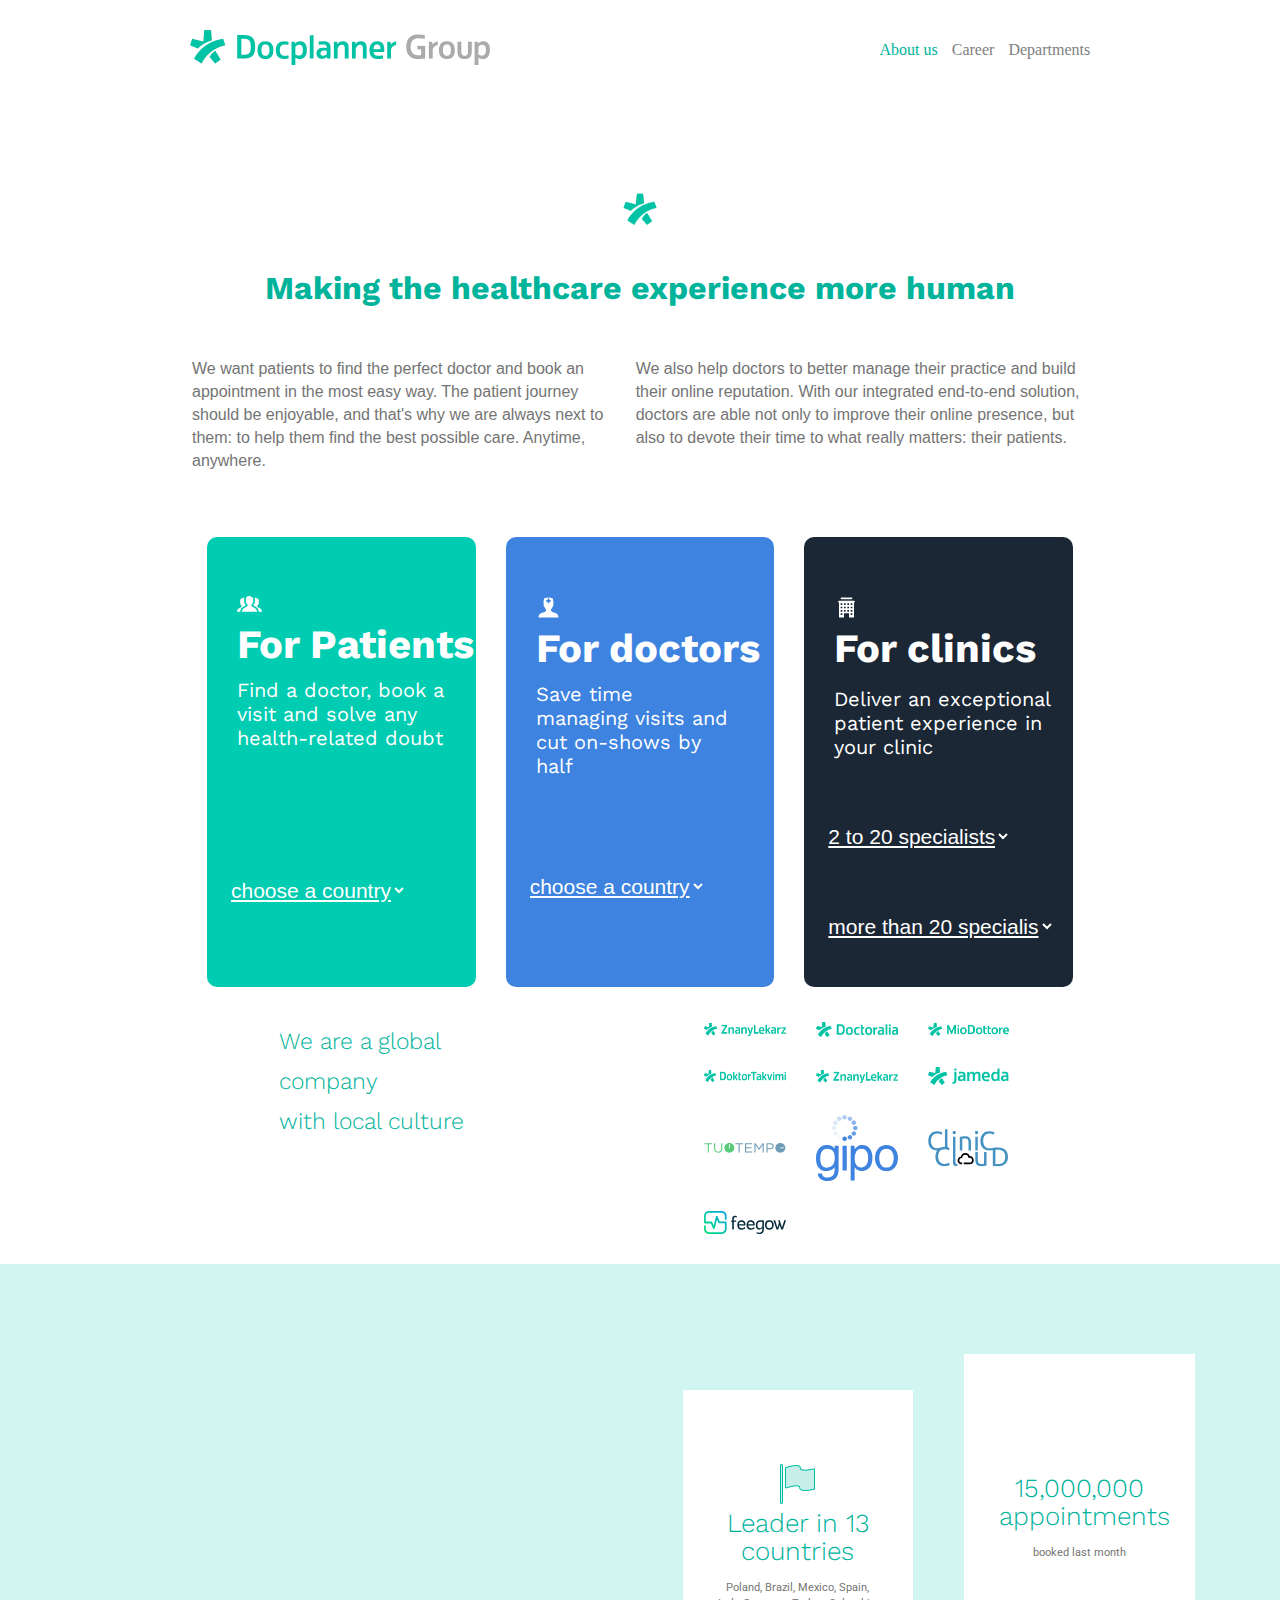
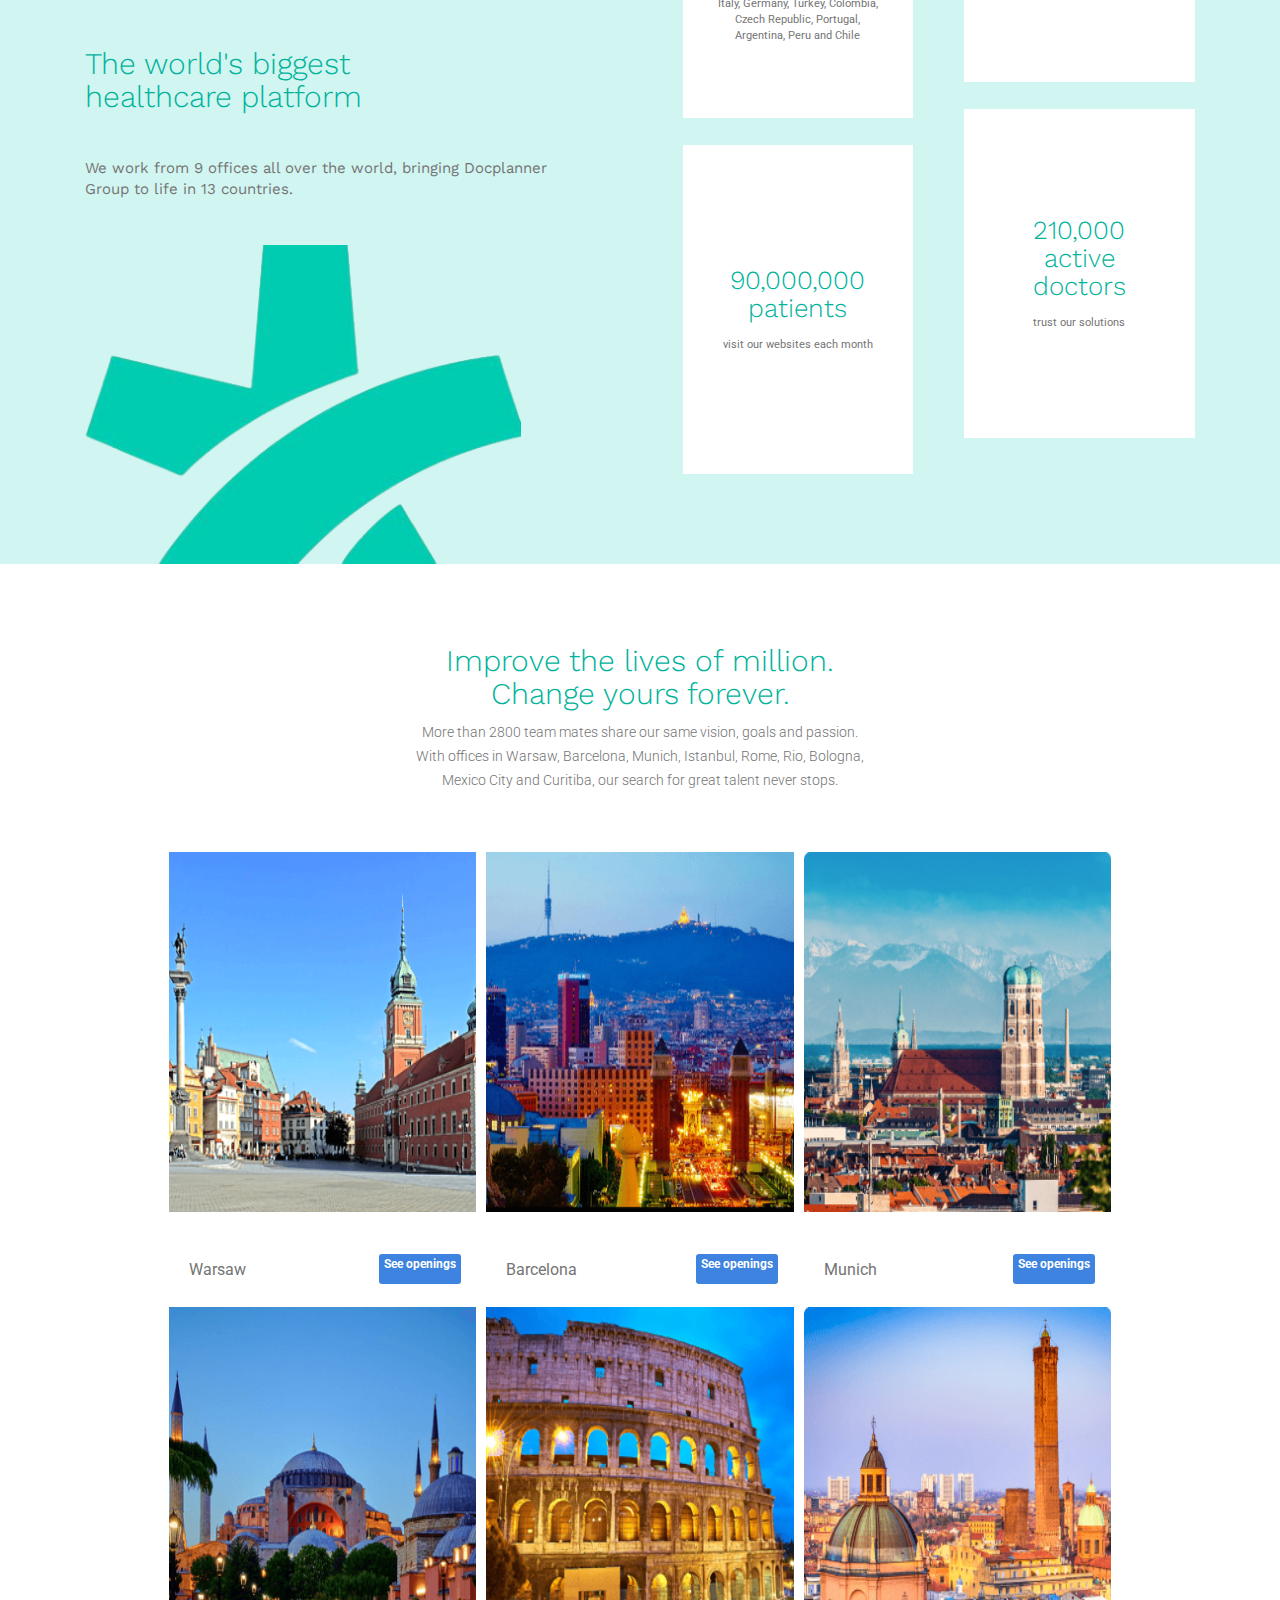
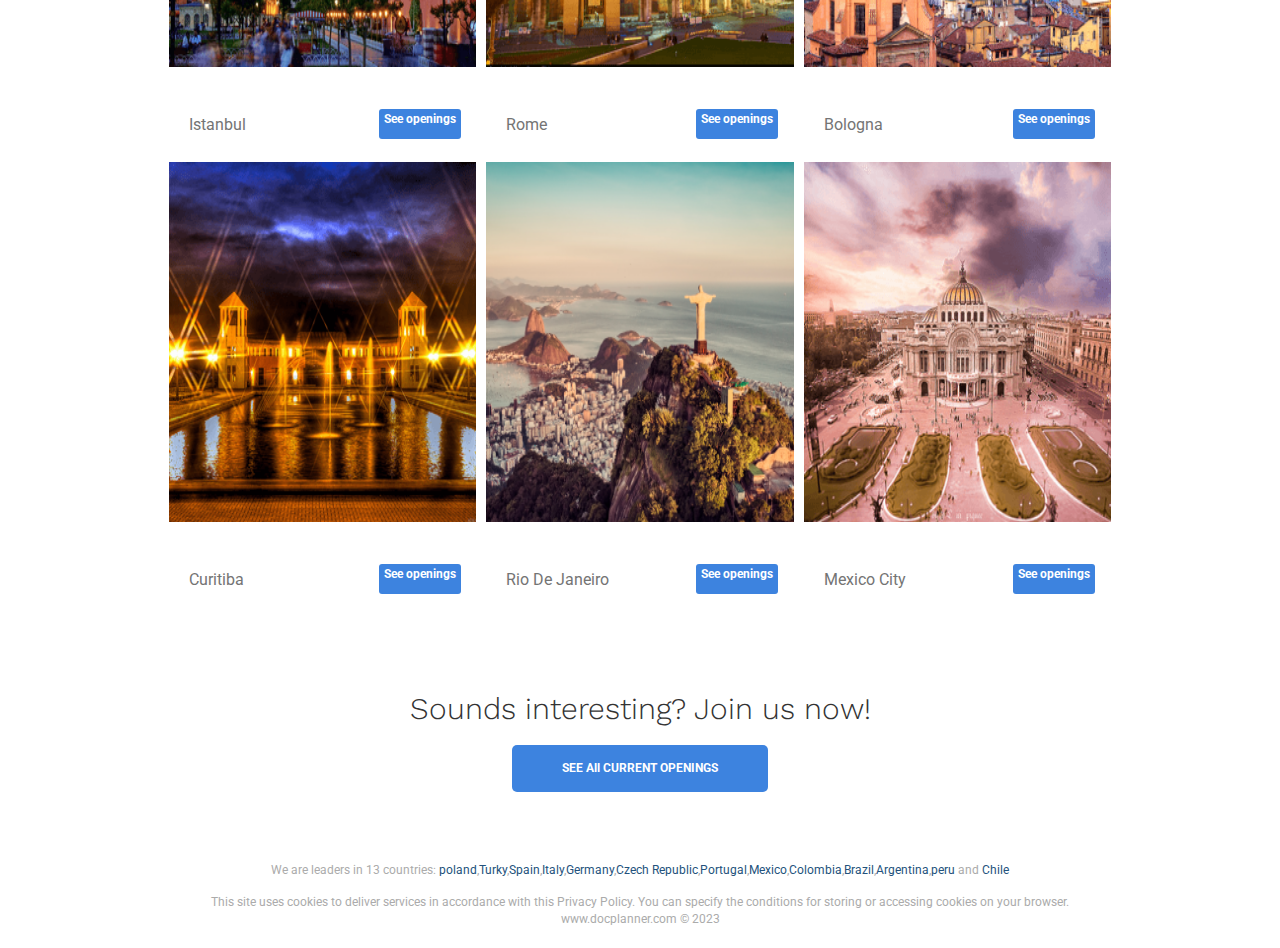
<file: index.html>
<!DOCTYPE html>
<html lang="en">
<head>
    <meta charset="UTF-8">
    <meta name="viewport" content="width=h, initial-scale=1.0">
    <title>Docplanner</title>
    <link rel="stylesheet" href="css/style.css">
</head>
<body>
  <section id="hero">
    <header>
        <a href=""><img src="./res/FullLogo.png"width="300px" alt="logo"></a>
        <nav>
            <a class="selected"href="">About us</a>
            <a href="">Career</a>
            <a href="">Departments</a>
        </nav> 
    </header>
  </section>
  <div id="next">
    <img src="./res/logo (1).png"width="40px" alt="">
  </div>
  <div id="boi">
    <h1>Making the healthcare experience more human </h1>
  </div>
  <div id=text>
    <p class="txt">We want patients to find the perfect doctor and book an appointment in the most easy way. The patient journey should be enjoyable, and that's why we are always next to them: to help them find the best possible care. Anytime, anywhere.</p>
    <p class="txt">We also help doctors to better manage their practice and build their online reputation. With our integrated end-to-end solution, doctors are able not only to improve their online presence, but also to devote their time to what really matters: their patients.</p>
  </div>
  <section id="boxes">
    <div id="threebox">
      <!--container carryibg the three box-->
      <div id="box1">
        <!--first box (green box)-->
        <div id="tbox1">
          <!--text in the first box-->
          <img src="./res/20,000,000_files/icon-patients.svg"width="25px" alt="">
          <h1>For Patients</h1>
          <p>Find a doctor, book a <br> visit and solve any <br> health-related doubt</p>
        </div>
        <div id="tbox1t">
          <!-- <form action="/action_page.html"> -->
            <!-- <label for="country">Choose a country</label> -->
            <select id="country" name="country">
              <option value="Argentina">choose a country</option>
            <option value="Argentina">Argentina</option>
            <option value="Brazil">Brazil</option>
            <option value="Chile">Chile</option>
            <option value="Colombia">Colombia</option>
            <option value="Czech">Czech</option>
            <option value="Germany">Germany</option>
            <option value="Italy">Italy</option>
            <option value="Mexico">Mexico</option>
            <option value="Peru">Peru</option>
            <option value="Poland">Poland</option>
            <option value="Portugal">Portugal</option>
            <option value="Spain">Spain</option>
            <option value="Turkey">Turkey</option>
        </select>
          </form>
        </div>
      </div>
      <div id="box2">
        <div id="tbox2">
        <img src="./res/20,000,000_files/icon-doctors.svg"width="25px"alt="">
        <h1>For doctors</h1>
        <p>Save time <br> managing visits and <br> cut on-shows by <br> half</p>
      </div>
      <div id="tbox2t">
        <form action="/action_page.php">
          <select id="country" name="country">
            <option value="">choose a country</option>
          <option value="Argentina">Argentina</option>
          <option value="Brazil">Brazil</option>
          <option value="Chile">Chile</option>
          <option value="Colombia">Colombia</option>
          <option value="Czech">Czech</option>
          <option value="Germany">Germany</option>
          <option value="Italy">Italy</option>
          <option value="Mexico">Mexico</option>
          <option value="Peru">Peru</option>
          <option value="Poland">Poland</option>
          <option value="Portugal">Portugal</option>
          <option value="Spain">Spain</option>
          <option value="Turkey">Turkey</option>
      </select>
        </form>
      </div>
      </div>
      <div id="box3">
        <div id="tbox3">
          <img src="./res/20,000,000_files/icon-clinics.svg"width="25px" alt="">
          <h1>For clinics</h1>
          <p>Deliver an exceptional <br>patient experience in <br> your clinic</p>
        </div>
        <div id="tbox3t">
          <form action="/action_page.php">
            <select id="country" name="country">
              <option value="">2 to 20 specialists</option>
              <option value="brazil">Brazil</option>
              <option value="Czech">Czech</option>
              <option value="italy">Italy</option>
              <option value="mexico">Mexico</option>
              <option value="poland">Poland</option>
              <option value="spain">Spain</option>
              <option value="turkey">Turkey</option>
            </select>
          </form> 
        </div>
        <div id="tbox3tt">
          <form action="/action_page.php">
            <select id="country" name="country">
              <option value="">more than 20 specialis</option>
              <option value="brazil">Brazil</option>
              <option value="italy">Italy</option>
              <option value="mexico">Mexico</option>
              <option value="poland">Poland</option>
              <option value="spain">Spain</option>
              </select>
              </form>
    </div>
  </section>

  <section id="maincont">
      <div id="textcont">
        <p>We are a global <br> company <br>with local culture</p>
      </div>
      <div id="icons">
        <img src="./res/20,000,000_files/znanylekarz.png"alt="">
        <img src="./res/20,000,000_files/Doctoralia.png"alt="">
        <img src="./res/20,000,000_files/MioDottore.png" alt="">
        <img src="./res/20,000,000_files/doktortakvimi.png" alt="">
        <img src="./res/20,000,000_files/znanylekarz.png"alt="">
        <img src="./res/20,000,000_files/logo-jameda.svg" alt="">
        <img src="./res/20,000,000_files/logo-tuotempo.svg"alt="">
        <img src="./res/20,000,000_files/logo-gipo-primary.svg"alt="">
        <img src="./res/20,000,000_files/logo-clinicloud.svg"alt="">
        <img src="./res/20,000,000_files/logo-feegow.svg"alt="">
      </div>
  </section>
  <section id="section4">
    <div class="left-box">
      <h1>The world's biggest <br>
        healthcare platform</h1>
        <p>We work from 9 offices all over the world, bringing Docplanner <br>
          Group to life in 13 countries.</p>

          <img src="./res/20,000,000_files/logocropped.png" alt="">
    </div>
    <div class="right-box">
      <div class="rgbx1">
        <div class="inner-box">
          <img src="./res/20,000,000_files/flag.png" alt="">
          <h1>Leader in 13 countries</h1>
          <p>Poland, Brazil, Mexico, Spain, Italy, Germany, Turkey, Colombia, Czech Republic, Portugal, Argentina, Peru and Chile</p>
        </div>
        <div class="inner-box">
          <h1>90,000,000 patients</h1>
          <p>visit our websites each month</p>
        </div>
      </div>
      <div class="rgbx2">
        <div class="inner-box">
          <h1>15,000,000 appointments</h1>
          <p>booked last month</p>
        </div>
        <div class="inner-box">
          <h1>210,000 active doctors</h1>
          <p>trust our solutions</p>
        </div>
      </div>
    </div>
  </section>
  <section id="section5">
    <h1>Improve the lives of million.</h1>
    <h1>Change yours forever.</h1>
    <p>More than 2800 team mates share our same vision, goals and passion. <br>
      With offices in Warsaw, Barcelona, Munich, Istanbul, Rome, Rio, Bologna, <br>
      Mexico City and Curitiba, our search for great talent never stops.</p>
  </section>
  <section id="wee">
    <div id="countryimg">
    <div class="countryimgg">
      <img src="./res/img1.png" alt="">
      <div class="txtuimg">
      <p class="country1para">Warsaw</p>
      <p class="country2para">See openings</p>
    </div>
    </div>
    <div class="countryimgg">
      <img src="./res/img2.png" alt="">
      <div class="txtuimg">
        <p class="country1para">Barcelona</p>
        <p class="country2para">See openings</p>
      </div>
    </div>
    <div class="countryimgg">
      <img src="./res/img3.png" alt="">
      <div class="txtuimg">
        <p class="country1para">Munich</p>
        <p class="country2para">See openings</p>
      </div>
    </div>
    <div class="countryimgg">
      <img src="./res/img4.png" alt="">
      <div class="txtuimg">
        <p class="country1para">Istanbul</p>
        <p class="country2para">See openings</p>
      </div>
    </div>
    <div class="countryimgg">
      <img src="./res/img5.png" alt="">
      <div class="txtuimg">
        <p class="country1para">Rome</p>
        <p class="country2para">See openings</p>
      </div>
    </div>
    <div class="countryimgg">
      <img src="./res/img6.png" alt="">
      <div class="txtuimg">
        <p class="country1para">Bologna</p>
        <p class="country2para">See openings</p>
      </div>
    </div>
    <div class="countryimgg">
      <img src="./res/20,000,000_files/curitiba.png" alt="">
      <div class="txtuimg">
        <p class="country1para">Curitiba</p>
        <p class="country2para">See openings</p>
      </div>
    </div>
    <div class="countryimgg">
      <img src="./res/20,000,000_files/rio-janeiro.png" alt="">
      <div class="txtuimg">
        <p class="country1para">Rio De Janeiro</p>
        <p class="country2para">See openings</p>
      </div>
    </div>
    <div class="countryimgg">
      <img src="./res/20,000,000_files/mexico-city.png" alt="">
      <div class="txtuimg">
        <p class="country1para">Mexico City</p>
        <p class="country2para">See openings</p>
      </div>
    </div>
  </div>
  </section>
  <section id="section7txt">
    <h1>Sounds interesting? Join us now!</h1>
   <button>SEE All CURRENT OPENINGS</button>
  </section>
  <footer>
    <p id="footertxt1">
      We are leaders in 13 countries: <span><a href="">poland</a>,<a href="">Turky</a>,<a href="">Spain</a>,<a href="">Italy</a>,<a href="">Germany</a>,<a href="">Czech Republic</a>,<a href="">Portugal</a>,<a href="">Mexico</a>,<a href="">Colombia</a>,<a href="">Brazil</a>,<a href="">Argentina</a>,<a href="">peru</a> and <a href="">Chile</a></span>
    </p>
    <p id="footertxt2">
      This site uses cookies to deliver services in accordance with this Privacy Policy. You can specify the conditions for storing or accessing cookies on your browser. <br>www.docplanner.com © 2023
    </p>
  </footer>
</body>
</html>
</file>
<file: css/style.css>
@import url("https://fonts.googleapis.com/css2?family=Work+Sans:ital,wght@0,100..900;1,100..900&display=swap");
@import url('https://fonts.googleapis.com/css2?family=Roboto:wght@300&display=swap');
* {
  padding: 0;
  margin: 0;
}
header {
  display: flex;
  align-items: center;
  justify-content: space-around;
  padding-top: 30px;
}
nav a {
  color: grey;
  text-decoration: none;
  margin-left: 10px;
}
.selected {
  color: #00b39b;
}
nav a:hover {
  color: #00b39b;
}
#next {
  display: flex;
  justify-content: center;
  padding: 40px;
  margin-top: 80px;
}
#boi {
  display: flex;
  justify-content: center;
  color: #00b39b;
  font-family: "Work Sans", Arial, sans-serif;
  /* font-size: 33px; */
  font-weight: 300;
  /* line-height: 47px; */
}
#text {
  display: flex;
  justify-content: space-between;
  width: 70%;
  margin: 50px auto;
  gap: 15px;
}
.txt {
  color: #747474;
  font-style: normal;
  font-size: 16px;
  font-family: "Helvetica Neue", Helvetica, Arial, sans-serif;
  font-weight: 400;
  line-height: 23px;
}
#threebox {
  display: flex;
  justify-content: space-between;
  width: 70%;
  margin: 20px auto;
}
#box1 {
  width: 30%;
  height: 50vh;
  /* border: 1px solid black; */
  background-color: #00ccb1;
  border-radius: 10px;
  margin: 15px;
}
#box2 {
  width: 30%;
  height: 50vh;
  /* border: 1px solid black; */
  background-color: #3d83df;
  border-radius: 10px;
  margin: 15px;
}
#box3 {
  width: 30%;
  height: 50vh;
  /* border: 1px solid black; */
  background-color: #1b2734;
  border-radius: 10px;
  margin: 15px;
}
#box1 {
  display: flex;
  justify-content: space-around;
  flex-direction: column;
  /* text-align: center; */
  padding-left: 20px;
}
#tbox1 {
  color: white;
  font-family: "Work Sans", Arial, sans-serif;
  font-size: 20px;
  font-weight: 200px;
  font-style: normal;
  padding-left: 10px;
  margin-bottom: 20px;
  /* padding-top: 40px; */
  /* word-spacing: 3px; */
}
#tbox1 p {
  margin-top: 10px;
}
#tbox1t {
  color: white;
  text-decoration: none;
  font-family: "Work Sans", Arial, sans-serif;
  font-size: 21px;
  font-weight: 300px;
  font-style: normal;
  /* padding-top: 70px; */
  padding-bottom: 30px;
}
#box2 {
  display: flex;
  justify-content: space-around;
  flex-direction: column;
  /* text-align: center; */
  padding-left: 20px;
}
#tbox2 {
  color: white;
  font-family: "Work Sans", Arial, sans-serif;
  font-size: 20px;
  font-weight: 200px;
  font-style: normal;
  padding-left: 10px;
  margin-bottom: 20px;
  padding-top: 20px;
  /* margin-top: 30px; */
  /* word-spacing: 3px; */
}
#tbox2 p {
  margin-top: 10px;
}
#tbox2t {
  color: white;
  text-decoration: none;
  font-family: "Work Sans", Arial, sans-serif;
  font-size: 21px;
  font-weight: 300px;
  font-style: normal;
  /* padding-top: 70px; */
  padding-bottom: 50px;
}
#box3 {
  display: flex;
  justify-content: space-around;
  flex-direction: column;
  /* text-align: center; */
  padding-left: 20px;
}
#tbox3 {
  color: white;
  font-family: "Work Sans", Arial, sans-serif;
  font-size: 20px;
  font-weight: 200px;
  font-style: normal;
  padding-top: 40px;
  padding-left: 10px;
  /* word-spacing: 3px; */
}
#tbox3 p {
  margin-top: 15px;
}
#tbox3t {
  color: white;
  text-decoration: underline;
  font-family: "Work Sans", Arial, sans-serif;
  font-size: 21px;
  font-weight: 300px;
  font-style: normal;
  padding-top: 30px;
  /* padding-bottom: 30px; */
}
select {
  border: none;
  background: none;
  color: white;
  text-decoration: underline;
  font-size: 21px;
  font-weight: 300;
}
option {
  /* background-color: black; */
  color: black;
  font-size: 21px;
  font-weight: 300;
}
#tbox3tt {
  color: white;
  text-decoration: underline;
  font-family: "Work Sans", Arial, sans-serif;
  font-size: 21px;
  font-weight: 300px;
  font-style: normal;
  padding-top: 30px;
  padding-bottom: 30px;
}
#maincont {
  display: flex;
  justify-content: space-around;
  width: 80%;
  margin: 0 auto;
  /* border: 1px solid black; */
}
#textcont {
  /* border: 1px solid black; */
  width: 40%;
  display: flex;
  justify-content: center;
  align-content: center;
  font-family: "Work Sans", Arial, sans-serif;
  font-size: 23px;
  font-weight: 300;
  color: #00b39b;
  line-height: 40px;
  font-style: normal;
}
#icons {
  display: flex;
  justify-content: flex-start;
  width: 40%;
  align-items: center;
  /* border: 1px solid black; */
  flex-wrap: wrap;
  row-gap: 30px;
  column-gap: 30px;
  margin-left: 50px;
  padding-bottom: 30px;
}
#icons img {
  width: 20%;
}
/* this is the part that was done in class */
#section4 {
  display: flex;
  align-items: center;
  width: 100vw;
  height: 100vh;
  background-color: #d1f5f1;
  justify-content: space-evenly;
}
.right-box,
.left-box {
  width: 40%;
}
.left-box {
  display: flex;
  flex-direction: column;
  height: 100%;
  justify-content: end;
  gap: 5vh;
}
.left-box h1{
  color: #00b39b;
  font-weight: 300;
  font-size: 30px;
  font-family: "Work Sans", Arial, sans-serif;
  line-height: 33px;
  /* margin-bottom: 30px; */
}
.left-box p{
  color: #747474;
    font-size: 15px;
    font-family: "Work Sans", Arial, sans-serif;
    font-weight: 400;
    line-height: 21px;
}
.left-box img{
  width: 85%;
}

.right-box {
  height: 80%;
  display: flex;
  justify-content: space-between;
}
.rgbx1,
.rgbx2 {
  height: 95%;
  width: 45%;
  display: flex;
  flex-direction: column;
  justify-content: space-between;
}
.rgbx1 {
  align-self: end;
}
.inner-box {
  background-color: white;
  width: 100%;
  height: 48%;
  display: flex;
  flex-direction: column;
  justify-content: center;
  align-items: center;
  gap: 5px;
}
.inner-box h1 {
  width: 70%;
  text-align: center;
  color: #00b39b;
  font-size: 26px;
  line-height:  28px;
  font-weight: 300;
  font-family: "Work Sans", Arial, sans-serif;;
}
.inner-box p {
  width: 70%;
  text-align: center;
  font-size: 11px;
  color: #747474;
  font-weight: 400;
  line-height: 16px;
  margin-top: 10px;
  font-family: Roboto, Arial, sans-serif;;
}

/* this is the end of the styles done in class */

#bigimg {
  display: flex;
  flex-direction: column;
  justify-content: end;
  width: 45%;
  align-self: baseline;
}
#largelogo {
  margin: 40px;
}
#bigimgtext {
  margin: 70px 70px;
}
#bigimgtext h1 {
  color: #00b39b;
  font-weight: 300;
  font-size: 30px;
  font-family: "Work Sans", Arial, sans-serif;
  /* line-height: 30px; */
  /* margin-bottom: px; */
}
#bigimgtext p {
  color: #747474;
  font-size: 15px;
  font-family: "Work Sans", Arial, sans-serif;
  font-weight: 400;
  /* line-height: 21px; */
  /* margin-bottom: 30px; */
}
/* #bigimgbox2{
  width: 50%;
  border: 1px solid black;
  display: flex;
  justify-content: center;
  /* flex-direction: column; */
/* row-gap: 10px; */
/* column-gap: 20px; */
/* } */
/* #boxofbigimg1{
  width: 25%;
  height: 30vh;
  /* border: 1px solid black; */
/* } */
/* #bigimgbox2 #boxofbigimg2{
  width: 25%;
  height: 30vh;
  /* border: 1px solid black; */
/* }  */
/* #bigimgbox3{ */
/* width: 50%; */
/* border: 1px solid black; */
/* display: flex; */
/* justify-content: center; */
/* flex-direction: column; */
/* row-gap: 10px; */
/* column-gap: 20px; */
/* } */
/* #boxofbigimg3{ */
/* width: 25%; */
/* height: 30vh; */
/* border: 1px solid black; */
/* } */
/* #boxofbigimg4{ */
/* width: 25%; */
/* height: 30vh; */
/* border: 1px solid black; */
/* } */
#section5 {
  text-align: center;
  margin-top: 80px;
  margin-bottom: 60px;
}
#section5 h1 {
  color: #00b39b;
  font-size: 30px;
  font-weight: 300;
  font-family: "Work Sans", Arial, sans-serif;
  line-height: 33px;
  /* margin-bottom: 10px; */
}
#section5 p {
  color: #747474;
  font-size: 14px;
  font-family: Roboto, Arial, sans-serif;
  font-weight: 300;
  line-height: 24px;
  margin-top: 10px;
}
#wee {
  display: flex;
  justify-content: center;
  width: 100%;
}
#countryimg {
  width: 80%;
  display: flex;
  justify-content: center;
  align-items: center;
  flex-wrap: wrap;
  /* border: 1px solid black; */
  row-gap: 5px;
  column-gap: 10px;
}
.countryimgg {
  width: 30%;
  height: 50vh;
  /* border: 1px solid black; */
}
#countryimg img {
  width: 100%;
  height: 80%;
}
.txtuimg {
  display: flex;
  justify-content: space-between;
  align-items: center;
  text-align: center  ;
  /* margin: 20px; */
  padding: 20px;
  height: 15%;
  width: 90%;
}
:hover.txtuimg {
  background-color: rgb(218, 213, 213);
  /* border: 2px solid black; */
  border-radius: 10px;
  box-shadow: white;
  /* margin: 20px; */
  padding: 10px;
}
.country1para {
  font-size: 16px;
  font-family: Roboto, Arial, sans-serif;
  line-height: 23px;
  font-weight: 400;
  color: #747474;
}
.country2para {
  /* border: 1px solid black; */
  background-color: #3d83df;
  color: white;
  text-align: center;
  border-radius: 3px;
  padding: 5px 5px;
  margin: 5px 5px;
  height: 20px;
  font-size: 12px;
  line-height: 10px;
  font-family: Roboto, Arial, sans-serif;
  font-weight: 700;
}
#section7txt {
  text-align: center;
  margin-top: 80px;
  margin-bottom: 60px;
}
/* #section7txt h1{ */
/* color: #00b39b; */
/* font-size: 30px; */
/* font-weight:300 ; */
/* font-family:"Work Sans", Arial, sans-serif;  ; */
/* line-height: 33px; */
/* margin-bottom: 10px; */
/* } */
/* #section7txt h2{ */
/* color: #00b39b; */
/* font-size: 30px; */
/* font-weight:300 ; */
/* font-family:"Work Sans", Arial, sans-serif;  ; */
/* line-height: 33px; */
/* margin-bottom: 10px; */
/* } */
#section7txt {
  text-align: center;
  margin-top: 80px;
  margin-bottom: 60px;
  /* width: 30%; */
}
#section7txt h1 {
  color: #333333;
  font-size: 30px;
  font-weight: 300;
  font-family: "Work Sans", Arial, sans-serif;
  line-height: 33px;
  margin-bottom: 10px;
}
button {
  background-color: #3d83df;
  font-size: 12px;
  font-weight: 700;
  font-family: Roboto, Arial, sans-serif;
  line-height: 17px;
  border: 1px hidden black;
  color: white;
  /* text-align: center; */
  /* text-align: center; */
  border-radius: 5px;
  padding: 15px 50px;
  /* height: 20px; */
  margin: 10px 10px;
}
#footertxt1 {
  color: #ababab;
  text-align: center;
  font-size: 12px;
  line-height: 17px;
  font-family: Roboto, Arial, sans-serif;
  font-weight: 400;
  margin-bottom: 15px;
}
#footertxt1 span a {
  text-decoration: none;
  color: #23527c;
}
#footertxt1 span a :hover {
  text-decoration: underline;
  color: #23527c;
}
#footertxt2 {
  text-align: center;
  color: #ababab;
  font-size: 12px;
  line-height: 17px;
  font-weight: 400;
  font-family: Roboto, Arial, sans-serif;
  margin-bottom: 20px;
}
</file>
